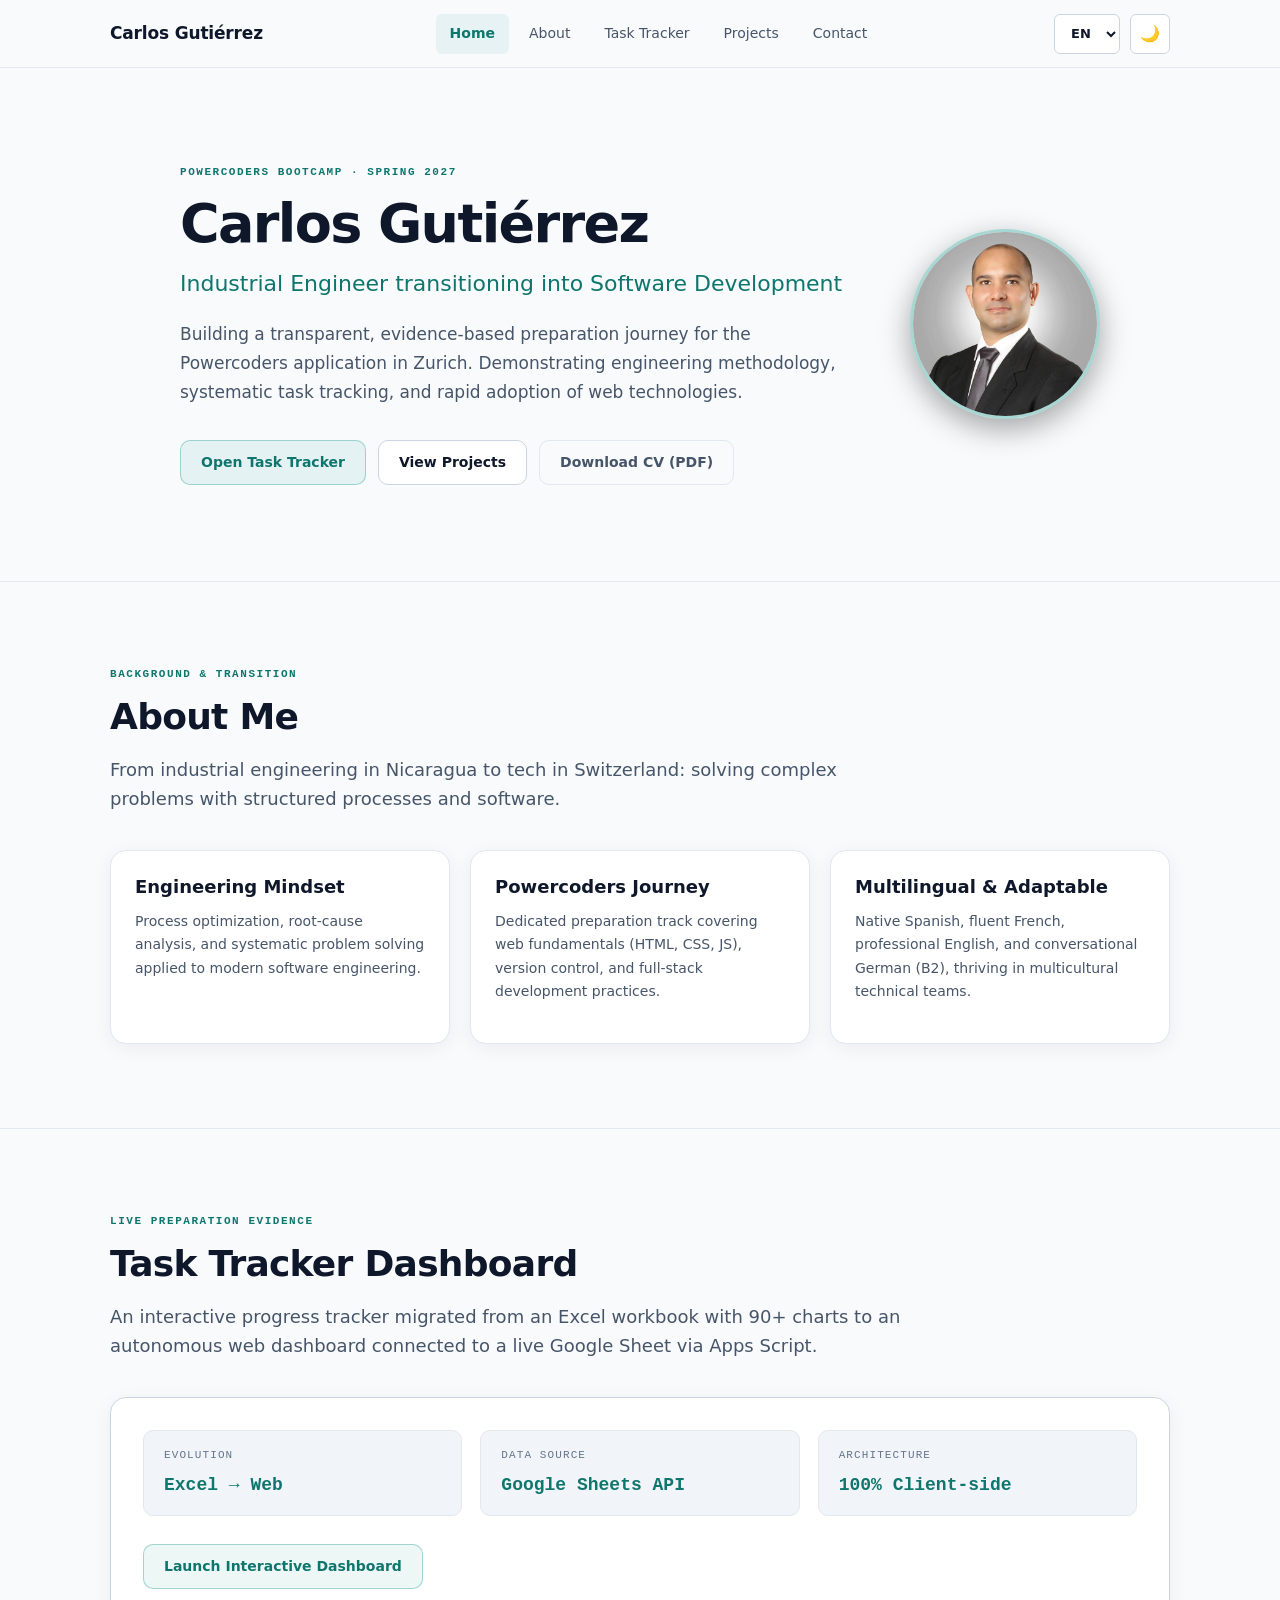
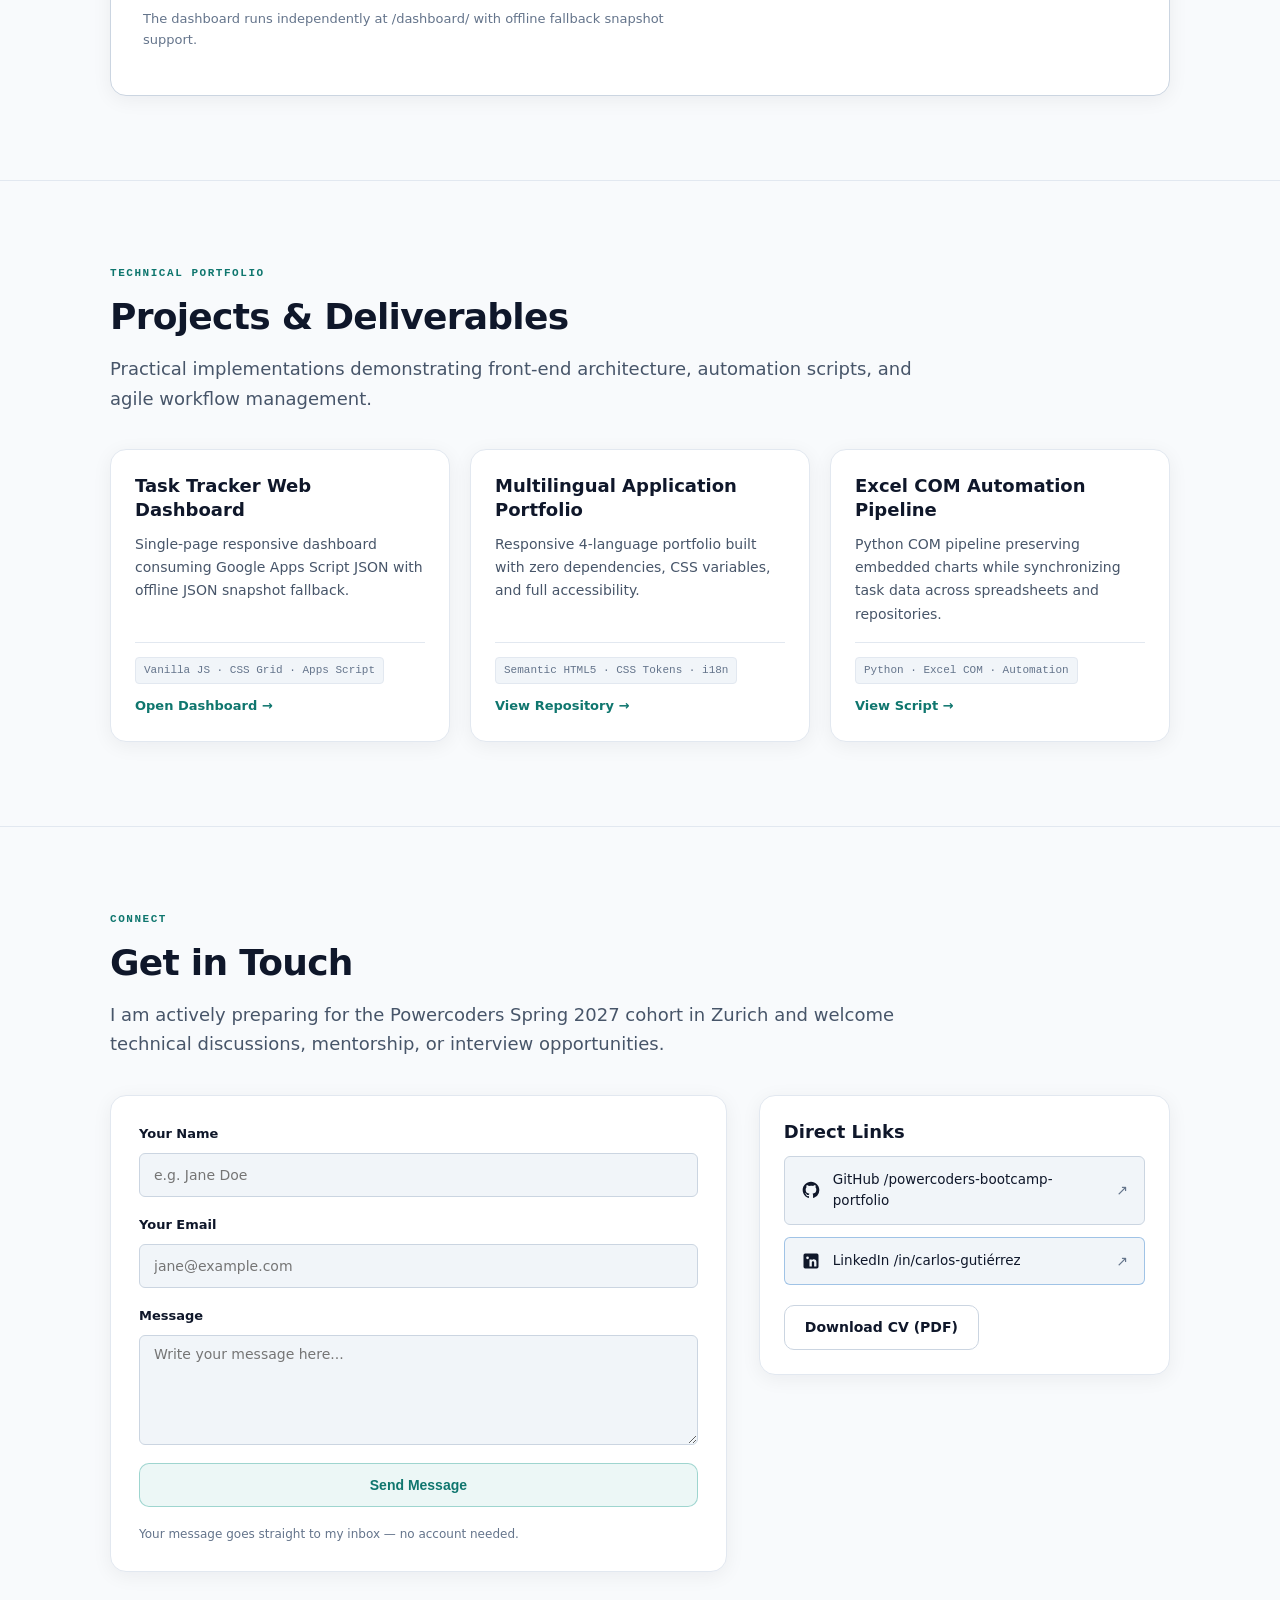
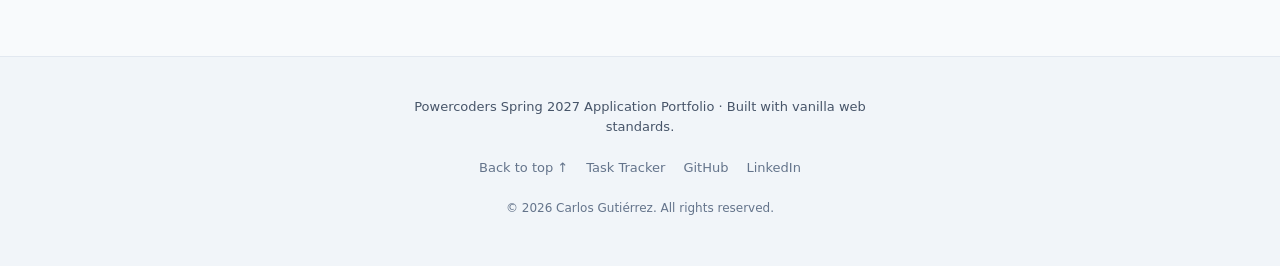
<file: web/index.html>
<!doctype html>
<html lang="en">
<head>
  <meta charset="utf-8">
  <meta name="viewport" content="width=device-width, initial-scale=1">
  <title>Carlos Gutiérrez — Powercoders Portfolio</title>
  <meta name="description" content="Portfolio and preparation evidence for Powercoders Bootcamp Spring 2027 by Carlos Gutiérrez.">

  <!-- Open Graph / LinkedIn -->
  <meta property="og:type" content="website">
  <meta property="og:url" content="https://carlosg-pc-roadmap-dashboard.netlify.app/">
  <meta property="og:site_name" content="Carlos Gutiérrez — Portfolio">
  <meta property="og:title" content="Carlos Gutiérrez - Portfolio & Task Tracker">
  <meta property="og:description" content="AI-assisted software development portfolio. Features an interactive task tracker migrated from Excel to the web.">
  <meta property="og:image" content="https://carlosg-pc-roadmap-dashboard.netlify.app/assets/img/dashboard_preview.jpg">
  <meta property="og:image:type" content="image/jpeg">
  <meta property="og:image:width" content="1200">
  <meta property="og:image:height" content="630">
  <meta property="og:image:alt" content="Task Tracker dashboard: progress rings per category and a calendar grid of planned work days.">

  <link rel="icon" href="data:,">
  <link rel="stylesheet" href="assets/css/styles.css">
  <script>
    (function () {
      try {
        var t = localStorage.getItem('pc-theme');
        var p = window.matchMedia('(prefers-color-scheme: light)').matches ? 'light' : 'dark';
        document.documentElement.setAttribute('data-theme', t || p);
      } catch (e) {}
    })();
  </script>
</head>
<body>
  <a href="#main" class="skip-link" data-i18n="nav.skip">Skip to content</a>

  <header class="site-header">
    <div class="wrap header-inner">
      <a href="#home" class="brand" data-i18n="nav.brand">Carlos Gutiérrez</a>

      <nav id="primary-nav" class="primary-nav" aria-label="Main navigation">
        <a href="#home" class="nav-link" data-i18n="nav.home">Home</a>
        <a href="#about" class="nav-link" data-i18n="nav.about">About</a>
        <a href="dashboard/index.html" class="nav-link" data-i18n="nav.dashboard">Task Tracker</a>
        <a href="#projects" class="nav-link" data-i18n="nav.projects">Projects</a>
        <a href="#contact" class="nav-link" data-i18n="nav.contact">Contact</a>
      </nav>

      <div class="header-actions">
        <select id="lang-select" class="lang-select" aria-label="Select language" data-i18n-aria-label="nav.lang_select">
          <option value="en">EN</option>
          <option value="es">ES</option>
          <option value="fr">FR</option>
          <option value="de">DE</option>
        </select>

        <button type="button" id="theme-toggle" class="btn-icon theme-toggle" aria-pressed="false" aria-label="Toggle dark/light theme" data-i18n-aria-label="nav.theme_toggle">
          <span class="icon-sun" aria-hidden="true">☀️</span>
          <span class="icon-moon" aria-hidden="true">🌙</span>
        </button>

        <button type="button" id="menu-toggle" class="btn-icon menu-toggle" aria-expanded="false" aria-controls="primary-nav" aria-label="Toggle navigation menu" data-i18n-aria-label="nav.menu_toggle">
          <span aria-hidden="true">☰</span>
        </button>
      </div>
    </div>
  </header>

  <main id="main">
    <!-- Section 1: Home / Hero -->
    <section id="home" class="section hero-section">
      <div class="wrap hero-wrap">
        <div class="hero-content">
          <div class="hero-text">
            <p class="eyebrow" data-i18n="hero.eyebrow">Powercoders Bootcamp · Spring 2027</p>
            <h1 class="hero-title" data-i18n="hero.title">Carlos Gutiérrez</h1>
            <p class="hero-sub" data-i18n="hero.subtitle">Industrial Engineer transitioning into Software Development</p>
            <p class="hero-lead" data-i18n="hero.lead">Building a transparent, evidence-based preparation journey for the Powercoders application in Zurich. Demonstrating engineering methodology, systematic task tracking, and rapid adoption of web technologies.</p>
            <div class="btn-group">
              <a href="dashboard/index.html" class="btn btn-primary" data-i18n="hero.cta_dashboard">Open Task Tracker</a>
              <a href="#projects" class="btn btn-secondary" data-i18n="hero.cta_projects">View Projects</a>
              <a href="assets/CV_Carlos_Gutierrez.pdf" download="CV_Carlos_Gutierrez.pdf" class="btn btn-outline" data-i18n="hero.cta_cv">Download CV (PDF)</a>
            </div>
          </div>
          <div class="hero-avatar-wrap">
            <img src="assets/img/foto_perfil.jpg" alt="Carlos Gutiérrez" class="hero-avatar" width="190" height="190">
          </div>
        </div>
      </div>
    </section>

    <!-- Section 2: About Me -->
    <section id="about" class="section about-section">
      <div class="wrap">
        <p class="eyebrow" data-i18n="about.eyebrow">Background & Transition</p>
        <h2 class="section-title" data-i18n="about.title">About Me</h2>
        <p class="section-lead" data-i18n="about.lead">From industrial engineering in Nicaragua to tech in Switzerland: solving complex problems with structured processes and software.</p>

        <div class="card-grid">
          <article class="card">
            <h3 class="card-title" data-i18n="about.card1_title">Engineering Mindset</h3>
            <p class="card-body" data-i18n="about.card1_body">Process optimization, root-cause analysis, and systematic problem solving applied to modern software engineering.</p>
          </article>
          <article class="card">
            <h3 class="card-title" data-i18n="about.card2_title">Powercoders Journey</h3>
            <p class="card-body" data-i18n="about.card2_body">Dedicated preparation track covering web fundamentals (HTML, CSS, JS), version control, and full-stack development practices.</p>
          </article>
          <article class="card">
            <h3 class="card-title" data-i18n="about.card3_title">Multilingual & Adaptable</h3>
            <p class="card-body" data-i18n="about.card3_body">Native Spanish, fluent French, professional English, and conversational German (B2), thriving in multicultural technical teams.</p>
          </article>
        </div>
      </div>
    </section>

    <!-- Section 3: Task Tracker Dashboard -->
    <section id="dashboard" class="section dashboard-section">
      <div class="wrap">
        <p class="eyebrow" data-i18n="dashboard.eyebrow">Live Preparation Evidence</p>
        <h2 class="section-title" data-i18n="dashboard.title">Task Tracker Dashboard</h2>
        <p class="section-lead" data-i18n="dashboard.lead">An interactive progress tracker migrated from an Excel workbook with 90+ charts to an autonomous web dashboard connected to a live Google Sheet via Apps Script.</p>

        <div class="dashboard-box">
          <div class="stats-grid">
            <div class="stat-item">
              <span class="stat-label" data-i18n="dashboard.stat1_label">Evolution</span>
              <span class="stat-value" data-i18n="dashboard.stat1_value">Excel → Web</span>
            </div>
            <div class="stat-item">
              <span class="stat-label" data-i18n="dashboard.stat2_label">Data Source</span>
              <span class="stat-value" data-i18n="dashboard.stat2_value">Google Sheets API</span>
            </div>
            <div class="stat-item">
              <span class="stat-label" data-i18n="dashboard.stat3_label">Architecture</span>
              <span class="stat-value" data-i18n="dashboard.stat3_value">100% Client-side</span>
            </div>
          </div>
          <div class="btn-group">
            <a href="dashboard/index.html" class="btn btn-primary" data-i18n="dashboard.cta">Launch Interactive Dashboard</a>
          </div>
          <p class="section-note" data-i18n="dashboard.note">The dashboard runs independently at /dashboard/ with offline fallback snapshot support.</p>
        </div>
      </div>
    </section>

    <!-- Section 4: Projects -->
    <section id="projects" class="section projects-section">
      <div class="wrap">
        <p class="eyebrow" data-i18n="projects.eyebrow">Technical Portfolio</p>
        <h2 class="section-title" data-i18n="projects.title">Projects & Deliverables</h2>
        <p class="section-lead" data-i18n="projects.lead">Practical implementations demonstrating front-end architecture, automation scripts, and agile workflow management.</p>

        <div class="card-grid">
          <article class="card">
            <h3 class="card-title" data-i18n="projects.item1_title">Task Tracker Web Dashboard</h3>
            <p class="card-body" data-i18n="projects.item1_desc">Single-page responsive dashboard consuming Google Apps Script JSON with offline JSON snapshot fallback.</p>
            <div class="card-footer">
              <span class="tag" data-i18n="projects.item1_tag">Vanilla JS · CSS Grid · Apps Script</span>
              <a href="dashboard/index.html" class="card-link" data-i18n="projects.view_dashboard">Open Dashboard →</a>
            </div>
          </article>
          <article class="card">
            <h3 class="card-title" data-i18n="projects.item2_title">Multilingual Application Portfolio</h3>
            <p class="card-body" data-i18n="projects.item2_desc">Responsive 4-language portfolio built with zero dependencies, CSS variables, and full accessibility.</p>
            <div class="card-footer">
              <span class="tag" data-i18n="projects.item2_tag">Semantic HTML5 · CSS Tokens · i18n</span>
              <a href="https://github.com/carlos-gutierrez-hub/powercoders-bootcamp-portfolio" class="card-link" target="_blank" rel="noopener noreferrer" data-i18n="projects.view_repo">View Repository →</a>
            </div>
          </article>
          <article class="card">
            <h3 class="card-title" data-i18n="projects.item3_title">Excel COM Automation Pipeline</h3>
            <p class="card-body" data-i18n="projects.item3_desc">Python COM pipeline preserving embedded charts while synchronizing task data across spreadsheets and repositories.</p>
            <div class="card-footer">
              <span class="tag" data-i18n="projects.item3_tag">Python · Excel COM · Automation</span>
              <a href="https://github.com/carlos-gutierrez-hub/powercoders-bootcamp-portfolio/blob/master/scripts/export_datos.py" class="card-link" target="_blank" rel="noopener noreferrer" data-i18n="projects.view_script">View Script →</a>
            </div>
          </article>
        </div>
      </div>
    </section>

    <!-- Section 5: Contact -->
    <section id="contact" class="section contact-section">
      <div class="wrap">
        <p class="eyebrow" data-i18n="contact.eyebrow">Connect</p>
        <h2 class="section-title" data-i18n="contact.title">Get in Touch</h2>
        <p class="section-lead" data-i18n="contact.lead">I am actively preparing for the Powercoders Spring 2027 cohort in Zurich and welcome technical discussions, mentorship, or interview opportunities.</p>

        <div class="contact-layout">
          <form name="contacto-portafolio" method="POST" data-netlify="true" netlify-honeypot="bot-field" class="contact-form">
            <input type="hidden" name="form-name" value="contacto-portafolio">
            <!-- Netlify honeypot: hidden from humans and from tab order, irresistible to bots.
                 Any submission where bot-field is filled is silently discarded as spam. -->
            <p class="hp-field" aria-hidden="true">
              <label for="bot-field">Leave this field empty</label>
              <input type="text" id="bot-field" name="bot-field" tabindex="-1" autocomplete="off">
            </p>
            <div class="form-group">
              <label for="contact-name" data-i18n="contact.name_label">Your Name</label>
              <input type="text" id="contact-name" name="nombre" class="form-input" data-i18n-placeholder="contact.name_placeholder" placeholder="e.g. Jane Doe" autocomplete="name" required>
            </div>

            <div class="form-group">
              <label for="contact-email" data-i18n="contact.email_label">Your Email</label>
              <input type="email" id="contact-email" name="email" class="form-input" data-i18n-placeholder="contact.email_placeholder" placeholder="jane@example.com" autocomplete="email" required>
            </div>

            <div class="form-group">
              <label for="contact-message" data-i18n="contact.message_label">Message</label>
              <textarea id="contact-message" name="mensaje" class="form-textarea" rows="4" data-i18n-placeholder="contact.message_placeholder" placeholder="Write your message here..." required></textarea>
            </div>

            <button type="submit" class="btn btn-primary" data-i18n="contact.submit">Send Message</button>
            <p class="form-note" data-i18n="contact.form_note">Your message goes straight to my inbox — no account needed.</p>
          </form>

          <aside class="contact-sidebar">
            <div class="card">
              <h3 class="card-title" data-i18n="contact.links_title">Direct Links</h3>
              <ul class="direct-links">
                <li class="direct-link-item">
                  <a href="https://github.com/carlos-gutierrez-hub/powercoders-bootcamp-portfolio" target="_blank" rel="noopener noreferrer" class="social-link github-link">
                    <svg class="social-icon" width="20" height="20" viewBox="0 0 24 24" fill="currentColor" aria-hidden="true">
                      <path fill-rule="evenodd" clip-rule="evenodd" d="M12 2C6.477 2 2 6.484 2 12.017c0 4.425 2.865 8.18 6.839 9.504.5.092.682-.217.682-.483 0-.237-.008-.868-.013-1.703-2.782.605-3.369-1.343-3.369-1.343-.454-1.158-1.11-1.466-1.11-1.466-.908-.62.069-.608.069-.608 1.003.07 1.53 1.032 1.53 1.032.892 1.53 2.341 1.088 2.91.832.092-.647.35-1.088.636-1.338-2.22-.253-4.555-1.113-4.555-4.951 0-1.093.39-1.988 1.029-2.688-.103-.253-.446-1.272.098-2.65 0 0 .84-.27 2.75 1.026A9.564 9.564 0 0112 6.844c.85.004 1.705.115 2.504.337 1.909-1.296 2.747-1.027 2.747-1.027.546 1.379.202 2.398.1 2.651.64.7 1.028 1.595 1.028 2.688 0 3.848-2.339 4.695-4.566 4.943.359.309.678.92.678 1.855 0 1.338-.012 2.419-.012 2.747 0 .268.18.58.688.482A10.019 10.019 0 0022 12.017C22 6.484 17.522 2 12 2z"/>
                    </svg>
                    <span class="social-text">GitHub /powercoders-bootcamp-portfolio</span>
                    <span class="link-arrow" aria-hidden="true">↗</span>
                  </a>
                </li>
                <li class="direct-link-item">
                  <a href="https://www.linkedin.com/in/carlos-guti%C3%A9rrez-9200681b7/" target="_blank" rel="noopener noreferrer" class="social-link linkedin-link">
                    <svg class="social-icon" width="20" height="20" viewBox="0 0 24 24" fill="currentColor" aria-hidden="true">
                      <path d="M19 3a2 2 0 0 1 2 2v14a2 2 0 0 1-2 2H5a2 2 0 0 1-2-2V5a2 2 0 0 1 2-2h14m-.5 15.5v-5.3a3.26 3.26 0 0 0-3.26-3.26c-.85 0-1.84.52-2.28 1.3v-1.11h-2.79v8.37h2.79v-4.93c0-.77.62-1.4 1.39-1.4a1.4 1.4 0 0 1 1.4 1.4v4.93h2.75M6.46 10.9h2.79v8.37H6.46v-8.37M7.86 6.55a1.62 1.62 0 1 0 0 3.24 1.62 1.62 0 0 0 0-3.24z"/>
                    </svg>
                    <span class="social-text">LinkedIn /in/carlos-gutiérrez</span>
                    <span class="link-arrow" aria-hidden="true">↗</span>
                  </a>
                </li>
              </ul>
              <div class="btn-group">
                <a href="assets/CV_Carlos_Gutierrez.pdf" download="CV_Carlos_Gutierrez.pdf" class="btn btn-secondary" data-i18n="contact.cv_download">Download CV (PDF)</a>
              </div>
            </div>
          </aside>
        </div>
      </div>
    </section>
  </main>

  <footer class="site-footer">
    <div class="wrap footer-inner">
      <p class="footer-tagline" data-i18n="footer.tagline">Powercoders Spring 2027 Application Portfolio · Built with vanilla web standards.</p>
      <nav class="footer-nav" aria-label="Footer links">
        <a href="#home" data-i18n="footer.back_to_top">Back to top ↑</a>
        <a href="dashboard/" data-i18n="nav.dashboard">Task Tracker</a>
        <a href="https://github.com/carlos-gutierrez-hub/powercoders-bootcamp-portfolio" target="_blank" rel="noopener noreferrer" data-i18n="footer.github">GitHub</a>
        <a href="https://www.linkedin.com/in/carlos-guti%C3%A9rrez-9200681b7/" target="_blank" rel="noopener noreferrer" data-i18n="footer.linkedin">LinkedIn</a>
      </nav>
      <p class="footer-rights" data-i18n="footer.rights">© 2026 Carlos Gutiérrez. All rights reserved.</p>
    </div>
  </footer>

  <script src="assets/js/i18n.js"></script>
  <script src="assets/js/app.js"></script>
</body>
</html>
</file>
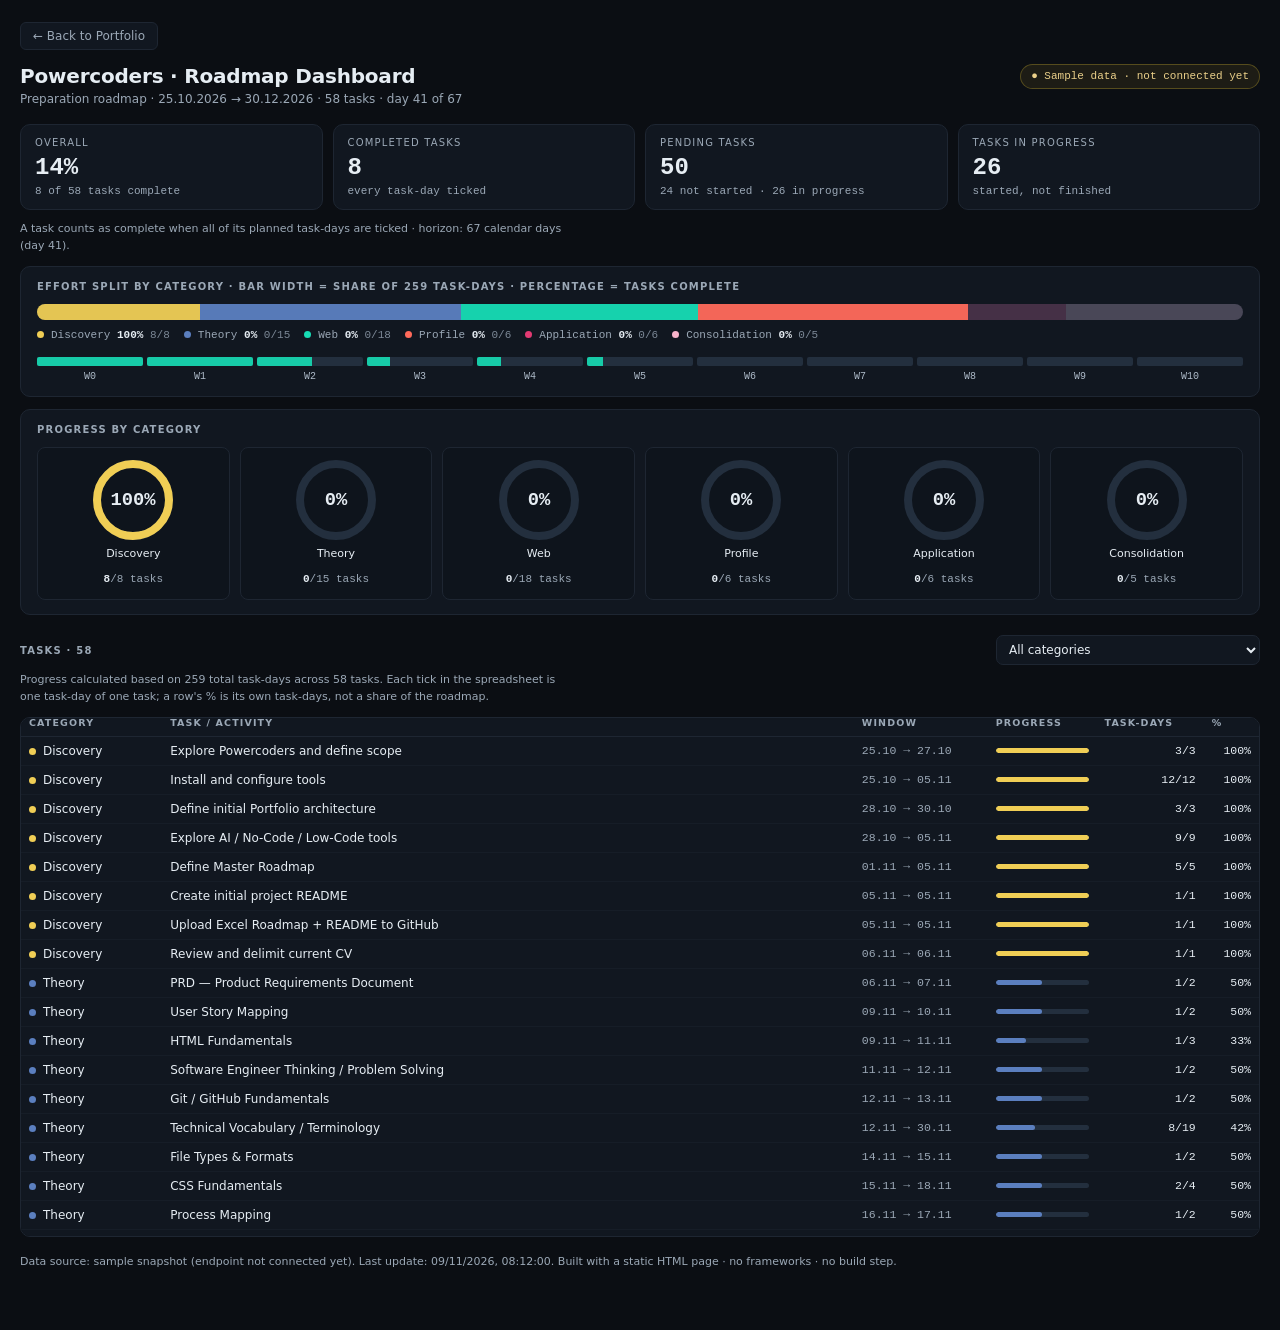
<file: web/dashboard/index.html>
<!doctype html>
<html lang="en">
<head>
<meta charset="utf-8">
<meta name="viewport" content="width=device-width, initial-scale=1">
<meta name="description" content="Powercoders Spring 2027 preparation roadmap — progress dashboard built from a Google Sheet via Apps Script JSON.">
<title>Roadmap Dashboard · Powercoders Spring 2027</title>
<style>
  :root{
    --bg:#0B0E13; --surface:#111720; --surface-2:#0E141C; --line:#1E2632;
    --txt:#E6EDF3; --muted:#9BA8B6; --dim:#7C8896;
    --grid:#232F3E;
    --sans:system-ui,-apple-system,"Segoe UI",Roboto,sans-serif;
    --mono:ui-monospace,"SF Mono",Menlo,Consolas,"Liberation Mono",monospace;
    --r:10px;
  }
  *{box-sizing:border-box}
  html,body{margin:0;background:var(--bg);color:var(--txt);font-family:var(--sans)}
  body{padding:22px 20px 48px}
  .wrap{max-width:1240px}
  .top{display:flex;justify-content:space-between;align-items:flex-start;gap:16px;flex-wrap:wrap;margin-bottom:18px}
  h1{font-size:20px;margin:0;font-weight:600;letter-spacing:-.01em}
  .sub{color:var(--muted);font-size:12px;margin-top:4px}
  .badge{font:11px/1 var(--mono);border-radius:99px;padding:6px 10px;white-space:nowrap;display:inline-flex;align-items:center;gap:6px}
  .badge.live{color:#9FE3C8;background:rgba(3,206,164,.08);border:1px solid rgba(3,206,164,.28)}
  .badge.sample{color:#EBD08A;background:rgba(234,196,53,.08);border:1px solid rgba(234,196,53,.28)}
  .badge.cached{color:#F3B7A6;background:rgba(251,77,61,.08);border:1px solid rgba(251,77,61,.3)}
  .card{background:var(--surface);border:1px solid var(--line);border-radius:var(--r)}
  .panel{padding:14px 16px}
  .panel h3,.band h3{margin:0 0 12px;font-size:10px;letter-spacing:.12em;text-transform:uppercase;color:var(--muted);font-weight:600}
  .kpis{display:grid;grid-template-columns:repeat(4,1fr);gap:10px;margin-bottom:12px}
  .kpi{padding:12px 14px}
  .kpi .lab{font-size:10px;letter-spacing:.12em;text-transform:uppercase;color:var(--muted)}
  .kpi .val{font:600 24px/1.15 var(--mono);margin-top:6px}
  .kpi .delta{font:11px/1 var(--mono);color:var(--muted);margin-top:4px}
  .kpi .of{font-size:13px;color:var(--muted);font-weight:400;margin-left:4px}
  .note{margin:-2px 0 12px;font-size:11px;line-height:1.55;color:var(--muted);max-width:78ch}
  .band{padding:14px 16px}
  .stack{display:flex;height:16px;border-radius:99px;overflow:hidden;background:var(--grid)}
  .stack i{display:block;height:100%}
  .legend{display:flex;flex-wrap:wrap;gap:14px;margin-top:10px;font:11px/1 var(--mono);color:var(--muted)}
  .legend b{color:var(--txt);font-weight:600}
  .legend .lite{color:var(--dim)}
  .dot{display:inline-block;width:7px;height:7px;border-radius:99px;margin-right:7px;vertical-align:middle}
  .stripe{display:grid;grid-template-columns:repeat(11,1fr);gap:4px;margin-top:16px}
  .stripe i{height:9px;border-radius:2px;background:var(--grid);position:relative;overflow:hidden}
  .stripe i b{position:absolute;left:0;top:0;bottom:0;background:#17DCB4;opacity:.9}
  .wklabels{display:grid;grid-template-columns:repeat(11,1fr);gap:4px;margin-top:6px;
    font:10px/1 var(--mono);color:#AEBBC9;text-align:center}
  .cats{display:grid;grid-template-columns:repeat(6,1fr);gap:10px}
  .cat{background:var(--surface-2);border:1px solid var(--line);border-radius:8px;padding:12px 10px;text-align:center}
  .cat .nm{font-size:11px;height:28px;display:flex;align-items:center;justify-content:center;line-height:1.25}
  .cat .nums{font:11px/1.4 var(--mono);color:var(--muted);margin-top:4px}
  .cat .nums b{color:var(--txt);font-weight:600}
  svg.ring{display:block;margin:0 auto}
  .toolbar{display:flex;justify-content:space-between;align-items:center;gap:12px;flex-wrap:wrap;margin:20px 0 8px}
  select{background:var(--surface);color:var(--txt);border:1px solid var(--line);border-radius:7px;
    padding:6px 8px;font:12px var(--sans)}
  table{width:100%;border-collapse:collapse;font-size:12px}
  th{text-align:left;font:600 9.5px/1 var(--sans);letter-spacing:.12em;text-transform:uppercase;
    color:var(--muted);padding:0 8px 8px;border-bottom:1px solid var(--line);position:sticky;top:0;background:var(--surface)}
  td{padding:7px 8px;border-bottom:1px solid #161D27;vertical-align:middle}
  tr:last-child td{border-bottom:0}
  .mono{font-family:var(--mono);font-size:11.5px;color:var(--muted);white-space:nowrap}
  .bar{height:5px;background:var(--grid);border-radius:99px;overflow:hidden;min-width:70px}
  .bar span{display:block;height:100%;border-radius:99px}
  .pct{font-family:var(--mono);font-size:11.5px;text-align:right;white-space:nowrap}
  .scroll{max-height:520px;overflow:auto}
  .foot{margin-top:16px;color:var(--muted);font-size:11px;line-height:1.6}
  .foot a{color:var(--muted)}
  .err{padding:12px 14px;border:1px solid rgba(251,77,61,.4);background:rgba(251,77,61,.08);
    border-radius:8px;color:#F3B7A6;font-size:12px;margin-bottom:12px}
  @media (max-width:1000px){
    .kpis{grid-template-columns:repeat(2,1fr)}
    .cats{grid-template-columns:repeat(3,1fr)}
  }
  @media (max-width:640px){
    body{padding:16px 12px 32px}
    .cats{grid-template-columns:repeat(2,1fr)}
    .kpis{grid-template-columns:repeat(2,1fr)}
    .scroll{max-height:none}
    table{font-size:11px}
    th:nth-child(3),td:nth-child(3){display:none}
  }
  .nav-back{margin-bottom:14px}
  .back-btn{display:inline-flex;align-items:center;gap:6px;font:500 12px/1 var(--sans);color:var(--muted);background:var(--surface);border:1px solid var(--line);border-radius:6px;padding:7px 12px;text-decoration:none;transition:color .15s ease,border-color .15s ease,background .15s ease,transform .15s ease}
  .back-btn:hover{color:var(--txt);border-color:#2C3A4C;background:var(--surface-2);transform:translateX(-2px);text-decoration:none}
  .back-btn:focus-visible{outline:2px solid #03CEA4;outline-offset:2px}
</style>
</head>
<body>
<div class="wrap">
  <div class="nav-back">
    <a href="../index.html" class="back-btn">← Back to Portfolio</a>
  </div>
  <div id="app">
    <p class="sub">Loading roadmap…</p>
  </div>
</div>

<script>
/* ------------------------------------------------------------------
   Data source.
   Step 1 (now): the cached snapshot committed next to this page.
   Step 2: set ENDPOINT to the Apps Script web app URL and the page
   asks Google for the live JSON first, falling back to the snapshot.
   ------------------------------------------------------------------ */
const ENDPOINT = "https://script.google.com/macros/s/AKfycbyUwaTaMs9FA2_Uxf-tedmAq-PX54Q1xfGO8Nc5VKfSEZCTUC6m9luHq60Ki4son9Xn-g/exec";
const SNAPSHOT = "data/datos.json";

const pct = (a, b) => (b ? Math.round((100 * a) / b) : 0);
const esc = s => String(s).replace(/[&<>"]/g, c => ({ "&": "&amp;", "<": "&lt;", ">": "&gt;", '"': "&quot;" }[c]));
const dmy = iso => { const [y, m, d] = iso.split("-"); return `${d}.${m}`; };

function ring(color, value, size = 80, stroke = 8) {
  const r = (size - stroke) / 2, c = 2 * Math.PI * r, off = c * (1 - value / 100);
  return `<svg class="ring" width="${size}" height="${size}" viewBox="0 0 ${size} ${size}"
      role="img" aria-label="${value}% complete">
    <circle cx="${size / 2}" cy="${size / 2}" r="${r}" fill="none" stroke="#232F3E" stroke-width="${stroke}"/>
    <circle cx="${size / 2}" cy="${size / 2}" r="${r}" fill="none" stroke="${color}" stroke-width="${stroke}"
      stroke-dasharray="${c}" stroke-dashoffset="${off}" stroke-linecap="butt"
      transform="rotate(-90 ${size / 2} ${size / 2})"/>
    <text x="50%" y="50%" text-anchor="middle" dominant-baseline="central"
      font-family="ui-monospace,monospace" font-size="${size * 0.235}" font-weight="600"
      fill="#E6EDF3">${value}%</text>
  </svg>`;
}

function jsonp(url, timeout = 6000) {
  return new Promise(resolve => {
    const s = document.createElement("script");
    const t = setTimeout(() => resolve(null), timeout);
    window.__roadmap = data => { clearTimeout(t); resolve(data); };
    s.src = url + (url.includes("?") ? "&" : "?") + "prefix=__roadmap&_=" + Date.now();
    s.onerror = () => { clearTimeout(t); resolve(null); };
    document.head.appendChild(s);
  });
}

async function loadData() {
  if (ENDPOINT) {
    const live = await jsonp(ENDPOINT);
    if (live && live.categories) return { ...live, source: "live" };
  }
  const r = await fetch(SNAPSHOT, { cache: "no-store" });
  if (!r.ok) throw new Error("snapshot " + r.status);
  const snap = await r.json();
  return { ...snap, source: snap.source === "sample" ? "sample" : "cached" };
}

function badge(src, updated) {
  const when = updated ? new Date(updated).toLocaleString("en-GB", { day: "2-digit", month: "short", hour: "2-digit", minute: "2-digit" }) : "";
  if (src === "live") return `<span class="badge live">● Live · ${when}</span>`;
  if (src === "sample") return `<span class="badge sample">● Sample data · not connected yet</span>`;
  return `<span class="badge cached">● Cached · ${when}</span>`;
}

function render(d) {
  const total = d.overall.planned, done = d.overall.checked, overall = pct(done, total);
  const weeks = d.weeks || [];
  const rows = [];
  d.categories.forEach(c => c.tasks.forEach(t => rows.push({ c, t })));

  // The top of the page counts TASKS (what a recruiter reads); the table below
  // keeps task-days (what the spreadsheet measures). Tasks overlap, so task-days
  // add up to more than the calendar horizon — never show them as "days left".
  const tasksComplete   = rows.filter(r => r.t.planned > 0 && r.t.checked >= r.t.planned).length;
  const tasksInProgress = rows.filter(r => r.t.checked > 0 && r.t.checked < r.t.planned).length;
  const tasksPending    = rows.length - tasksComplete;
  const tasksNotStarted = tasksPending - tasksInProgress;
  const overallTasks    = pct(tasksComplete, rows.length);
  const catStats = d.categories.map(c => {
    const n = c.tasks.length;
    const done = c.tasks.filter(t => t.planned > 0 && t.checked >= t.planned).length;
    return { c, n, done, pctTasks: pct(done, n) };
  });
  const iso2 = s => Date.UTC(+s.slice(0, 4), +s.slice(5, 7) - 1, +s.slice(8, 10));
  const calendarDays = Math.round((iso2(d.horizon.end) - iso2(d.horizon.start)) / 86400000) + 1;
  const now = new Date();
  const dayOfHorizon = Math.min(calendarDays, Math.max(1,
    Math.round((Date.UTC(now.getFullYear(), now.getMonth(), now.getDate()) - iso2(d.horizon.start)) / 86400000) + 1));

  const html = `
  <div class="top">
    <div>
      <h1>Powercoders · Roadmap Dashboard</h1>
      <div class="sub">Preparation roadmap · ${d.horizon.start.split("-").reverse().join(".")} → ${d.horizon.end.split("-").reverse().join(".")} · ${rows.length} tasks · day ${dayOfHorizon} of ${calendarDays}</div>
    </div>
    ${badge(d.source, d.updated)}
  </div>

  <div class="kpis">
    <div class="card kpi"><div class="lab">Overall</div><div class="val">${overallTasks}%</div>
      <div class="delta">${tasksComplete} of ${rows.length} tasks complete</div></div>
    <div class="card kpi"><div class="lab">Completed tasks</div><div class="val">${tasksComplete}</div>
      <div class="delta">every task-day ticked</div></div>
    <div class="card kpi"><div class="lab">Pending tasks</div><div class="val">${tasksPending}</div>
      <div class="delta">${tasksNotStarted} not started · ${tasksInProgress} in progress</div></div>
    <div class="card kpi"><div class="lab">Tasks in progress</div><div class="val">${tasksInProgress}</div>
      <div class="delta">started, not finished</div></div>
  </div>
  <p class="note">A task counts as complete when all of its planned task-days are ticked · horizon: ${calendarDays} calendar days (day ${dayOfHorizon}).</p>

  <div class="card band" style="margin-bottom:12px">
    <h3>Effort split by category · bar width = share of ${total} task-days · percentage = tasks complete</h3>
    <div class="stack">${catStats.map(({ c }) => `
      <i title="${esc(c.name)}: ${c.planned} task-days"
         style="width:${(c.planned / total) * 100}%;background:${c.chart};opacity:${c.checked ? .95 : .18}"></i>`).join("")}
    </div>
    <div class="legend">${catStats.map(({ c, n, done: cd, pctTasks }) => `
      <span><span class="dot" style="background:${c.chart}"></span>${esc(c.short)} <b>${pctTasks}%</b><span class="lite"> ${cd}/${n}</span></span>`).join("")}
    </div>
    <div class="stripe">${weeks.map(w => `<i title="${w.label}: ${w.checked}/${w.planned} task-days"><b style="width:${w.planned ? (w.checked / w.planned) * 100 : 0}%"></b></i>`).join("")}</div>
    <div class="wklabels">${weeks.map(w => `<div>${w.label}</div>`).join("")}</div>
  </div>

  <div class="card panel" style="margin-bottom:4px">
    <h3>Progress by category</h3>
    <div class="cats">${catStats.map(({ c, n, done: cd, pctTasks }) => `
      <div class="cat">
        ${ring(c.chart, pctTasks)}
        <div class="nm">${esc(c.short)}</div>
        <div class="nums"><b>${cd}</b>/${n} tasks</div>
      </div>`).join("")}
    </div>
  </div>

  <div class="toolbar">
    <h3 style="margin:0;font-size:10px;letter-spacing:.12em;text-transform:uppercase;color:var(--muted)">
      Tasks · ${rows.length}</h3>
    <select id="filter" aria-label="Filter by category">
      <option value="">All categories</option>
      ${d.categories.map(c => `<option value="${c.id}">${esc(c.name)}</option>`).join("")}
    </select>
  </div>

  <p class="note">Progress calculated based on ${total} total task-days across ${rows.length} tasks. Each tick in the spreadsheet is one task-day of one task; a row's % is its own task-days, not a share of the roadmap.</p>

  <div class="card scroll">
    <table>
      <thead><tr>
        <th>Category</th><th>Task / Activity</th><th>Window</th><th>Progress</th><th title="Task-days worked / planned for this task (one tick per day in the spreadsheet)">Task-days</th><th>%</th>
      </tr></thead>
      <tbody id="tbody">
        ${rows.map(({ c, t }) => {
          const p = pct(t.checked, t.planned);
          return `<tr data-cat="${c.id}">
            <td style="white-space:nowrap"><span class="dot" style="background:${c.chart}"></span>${esc(c.short)}</td>
            <td>${esc(t.name)}</td>
            <td class="mono">${dmy(t.start)} → ${dmy(t.end)}</td>
            <td><div class="bar"><span style="width:${p}%;background:${c.chart}"></span></div></td>
            <td class="pct">${t.checked}/${t.planned}</td>
            <td class="pct">${p}%</td>
          </tr>`;
        }).join("")}
      </tbody>
    </table>
  </div>

  <p class="foot">
    Data source: ${d.source === "live" ? "Google Sheet via Apps Script (live)" : d.source === "sample" ? "sample snapshot (endpoint not connected yet)" : "committed snapshot"}.
    Last update: ${d.updated ? new Date(d.updated).toLocaleString("en-GB") : "—"}.
    Built with a static HTML page · no frameworks · no build step.
  </p>`;

  const app = document.getElementById("app");
  app.innerHTML = html;

  const sel = document.getElementById("filter");
  sel.addEventListener("change", () => {
    const v = sel.value;
    document.querySelectorAll("#tbody tr").forEach(tr => {
      tr.style.display = !v || tr.dataset.cat === v ? "" : "none";
    });
  });
}

loadData()
  .then(render)
  .catch(err => {
    document.getElementById("app").innerHTML =
      `<div class="err"><strong>Could not load the roadmap data.</strong><br>
       ${esc(err.message)} — if you opened the file directly, serve it over HTTP
       (<code>python -m http.server</code>) so the browser can fetch <code>data/datos.json</code>.</div>`;
  });
</script>
</body>
</html>
</file>
<file: web/assets/css/styles.css>
/**
 * styles.css - Design Tokens, Layout, and Components
 * Powercoders Bootcamp (Spring 2027) - Carlos Gutiérrez Portfolio
 * Plain CSS with Custom Properties, Light/Dark theme, Fully Responsive & Accessible
 */

/* ------------------------------------------------------------------
   1. Design Tokens (CSS Custom Properties)
   ------------------------------------------------------------------ */
:root {
  /* Dark Theme (Default) */
  --bg: #0B0E13;
  --bg-subtle: #0E141C;
  --surface: #111720;
  --surface-hover: #17202C;
  --line: #1E2632;
  --line-strong: #2B3747;
  --txt: #E6EDF3;
  --txt-muted: #9BA8B6;
  --txt-dim: #7C8896;

  --accent: #03CEA4;
  --accent-hover: #17DCB4;
  --accent-text: #9FE3C8;
  --accent-dim: rgba(3, 206, 164, 0.08);
  --accent-border: rgba(3, 206, 164, 0.32);

  --card-shadow: 0 4px 24px rgba(0, 0, 0, 0.4);
  --header-bg: rgba(11, 14, 19, 0.88);

  --sans: system-ui, -apple-system, "Segoe UI", Roboto, sans-serif;
  --mono: ui-monospace, "SF Mono", Menlo, Consolas, "Liberation Mono", monospace;

  --r-sm: 6px;
  --r: 10px;
  --r-lg: 16px;
  --max-w: 1100px;
  --header-h: 68px;
  --transition: 0.18s ease;
}

[data-theme="light"] {
  --bg: #F8FAFC;
  --bg-subtle: #F1F5F9;
  --surface: #FFFFFF;
  --surface-hover: #F8FAFC;
  --line: #E2E8F0;
  --line-strong: #CBD5E1;
  --txt: #0F172A;
  --txt-muted: #475569;
  --txt-dim: #64748B;

  --accent: #0D9488;
  --accent-hover: #0F766E;
  --accent-text: #0F766E;
  --accent-dim: rgba(13, 148, 136, 0.08);
  --accent-border: rgba(13, 148, 136, 0.35);

  --card-shadow: 0 4px 20px rgba(15, 23, 42, 0.06);
  --header-bg: rgba(248, 250, 252, 0.9);
}

/* ------------------------------------------------------------------
   2. Reset & Base Elements
   ------------------------------------------------------------------ */
*,
*::before,
*::after {
  box-sizing: border-box;
}

html {
  scroll-behavior: smooth;
  scroll-padding-top: calc(var(--header-h) + 20px);
  font-size: 16px;
}

body {
  margin: 0;
  padding: 0;
  background-color: var(--bg);
  color: var(--txt);
  font-family: var(--sans);
  line-height: 1.6;
  overflow-x: hidden;
  -webkit-font-smoothing: antialiased;
  -moz-osx-font-smoothing: grayscale;
  transition: background-color var(--transition), color var(--transition);
}

img,
svg {
  display: block;
  max-width: 100%;
}

a {
  color: var(--accent-text);
  text-decoration: none;
  transition: color var(--transition);
}

a:hover {
  text-decoration: underline;
}

/* Skip link for keyboard users */
.skip-link {
  position: absolute;
  top: -999px;
  left: 16px;
  background: var(--accent);
  color: #0B0E13;
  padding: 12px 18px;
  border-radius: var(--r-sm);
  z-index: 1000;
  font-weight: 600;
  text-decoration: none;
}

.skip-link:focus {
  top: 16px;
}

:focus-visible {
  outline: 2px solid var(--accent);
  outline-offset: 3px;
}

/* ------------------------------------------------------------------
   3. Layout Containers & Grid
   ------------------------------------------------------------------ */
.wrap {
  width: 100%;
  max-width: var(--max-w);
  margin-left: auto;
  margin-right: auto;
  padding-left: 20px;
  padding-right: 20px;
}

.section {
  padding-top: 84px;
  padding-bottom: 84px;
  border-bottom: 1px solid var(--line);
}

.section:last-of-type {
  border-bottom: none;
}

.eyebrow {
  font-family: var(--mono);
  font-size: 11px;
  letter-spacing: 0.14em;
  text-transform: uppercase;
  color: var(--accent-text);
  margin: 0 0 12px 0;
  font-weight: 600;
}

.section-title {
  font-size: clamp(26px, 4vw, 36px);
  line-height: 1.2;
  letter-spacing: -0.02em;
  font-weight: 700;
  margin: 0 0 16px 0;
  color: var(--txt);
}

.section-lead {
  font-size: clamp(16px, 2vw, 18px);
  line-height: 1.65;
  color: var(--txt-muted);
  max-width: 70ch;
  margin: 0 0 36px 0;
}

.section-note {
  font-size: 13px;
  color: var(--txt-dim);
  margin-top: 20px;
  max-width: 65ch;
}

/* ------------------------------------------------------------------
   4. Header & Navigation
   ------------------------------------------------------------------ */
.site-header {
  position: sticky;
  top: 0;
  z-index: 99;
  background-color: var(--header-bg);
  backdrop-filter: blur(10px);
  -webkit-backdrop-filter: blur(10px);
  border-bottom: 1px solid var(--line);
  height: var(--header-h);
}

.header-inner {
  display: flex;
  align-items: center;
  justify-content: space-between;
  height: 100%;
  gap: 16px;
}

.brand {
  font-weight: 700;
  font-size: 17px;
  letter-spacing: -0.01em;
  color: var(--txt);
  white-space: nowrap;
  display: inline-flex;
  align-items: center;
  min-height: 40px;
}

.brand:hover {
  text-decoration: none;
  color: var(--accent-text);
}

.primary-nav {
  display: flex;
  align-items: center;
  gap: 6px;
}

.nav-link {
  font-size: 14px;
  font-weight: 500;
  color: var(--txt-muted);
  padding: 8px 14px;
  border-radius: var(--r-sm);
  min-height: 40px;
  display: inline-flex;
  align-items: center;
  transition: color var(--transition), background-color var(--transition);
}

.nav-link:hover {
  color: var(--txt);
  background-color: var(--surface-hover);
  text-decoration: none;
}

.nav-link.active {
  color: var(--accent-text);
  background-color: var(--accent-dim);
  font-weight: 600;
}

.header-actions {
  display: flex;
  align-items: center;
  gap: 10px;
}

/* Form Controls & Toggles */
.lang-select {
  background-color: var(--surface);
  color: var(--txt);
  border: 1px solid var(--line-strong);
  border-radius: var(--r-sm);
  padding: 0 12px;
  font-family: var(--sans);
  font-size: 13px;
  font-weight: 600;
  min-height: 40px;
  cursor: pointer;
  outline: none;
  transition: border-color var(--transition);
}

.lang-select:hover {
  border-color: var(--accent);
}

.btn-icon {
  background-color: var(--surface);
  color: var(--txt);
  border: 1px solid var(--line-strong);
  border-radius: var(--r-sm);
  width: 40px;
  height: 40px;
  min-width: 40px;
  min-height: 40px;
  display: inline-flex;
  align-items: center;
  justify-content: center;
  cursor: pointer;
  padding: 0;
  transition: border-color var(--transition), background-color var(--transition);
}

.btn-icon:hover {
  border-color: var(--accent);
  background-color: var(--surface-hover);
}

.theme-toggle .icon-sun,
.theme-toggle .icon-moon {
  font-size: 16px;
  line-height: 1;
}

[data-theme="dark"] .theme-toggle .icon-sun {
  display: inline-block;
}
[data-theme="dark"] .theme-toggle .icon-moon {
  display: none;
}

[data-theme="light"] .theme-toggle .icon-sun {
  display: none;
}
[data-theme="light"] .theme-toggle .icon-moon {
  display: inline-block;
}

.menu-toggle {
  display: none;
  font-size: 18px;
  font-weight: bold;
}

/* ------------------------------------------------------------------
   5. Buttons & Badges
   ------------------------------------------------------------------ */
.btn-group {
  display: flex;
  flex-wrap: wrap;
  gap: 12px;
  align-items: center;
}

.btn {
  display: inline-flex;
  align-items: center;
  justify-content: center;
  padding: 10px 20px;
  min-height: 44px;
  border-radius: var(--r);
  font-size: 14px;
  font-weight: 600;
  text-decoration: none;
  cursor: pointer;
  border: 1px solid transparent;
  transition: background-color var(--transition), border-color var(--transition), transform var(--transition);
  text-align: center;
  white-space: nowrap;
}

.btn:hover {
  text-decoration: none;
  transform: translateY(-1px);
}

.btn-primary {
  background-color: var(--accent-dim);
  border-color: var(--accent-border);
  color: var(--accent-text);
}

.btn-primary:hover {
  background-color: var(--accent);
  color: #0B0E13;
  border-color: var(--accent);
}

.btn-secondary {
  background-color: var(--surface);
  border-color: var(--line-strong);
  color: var(--txt);
}

.btn-secondary:hover {
  background-color: var(--surface-hover);
  border-color: var(--line-strong);
}

.btn-outline {
  background-color: transparent;
  border-color: var(--line);
  color: var(--txt-muted);
}

.btn-outline:hover {
  border-color: var(--line-strong);
  color: var(--txt);
}

.tag {
  display: inline-block;
  font-family: var(--mono);
  font-size: 11px;
  padding: 4px 8px;
  border-radius: 4px;
  background-color: var(--bg-subtle);
  border: 1px solid var(--line);
  color: var(--txt-dim);
}

/* ------------------------------------------------------------------
   6. Section 1: Hero (#home)
   ------------------------------------------------------------------ */
.hero-section {
  padding-top: 96px;
  padding-bottom: 96px;
}

.hero-wrap {
  max-width: 960px;
}

.hero-content {
  display: flex;
  align-items: center;
  justify-content: space-between;
  gap: 48px;
}

.hero-text {
  flex: 1;
}

.hero-avatar-wrap {
  flex-shrink: 0;
  display: flex;
  align-items: center;
  justify-content: center;
}

.hero-avatar {
  width: 190px;
  height: 190px;
  border-radius: 50%;
  object-fit: cover;
  border: 3px solid var(--accent-border);
  box-shadow: 0 10px 30px rgba(0, 0, 0, 0.35);
  transition: transform var(--transition), border-color var(--transition), box-shadow var(--transition);
}

.hero-avatar:hover {
  transform: scale(1.03);
  border-color: var(--accent);
  box-shadow: 0 12px 35px var(--accent-dim);
}

.hero-title {
  font-size: clamp(34px, 7vw, 54px);
  line-height: 1.1;
  letter-spacing: -0.03em;
  font-weight: 800;
  margin: 0 0 16px 0;
  color: var(--txt);
}

.hero-sub {
  font-size: clamp(18px, 3vw, 22px);
  line-height: 1.4;
  color: var(--accent-text);
  font-weight: 500;
  margin: 0 0 20px 0;
}

.hero-lead {
  font-size: 17px;
  line-height: 1.7;
  color: var(--txt-muted);
  margin: 0 0 34px 0;
  max-width: 68ch;
}

/* ------------------------------------------------------------------
   7. Cards & Grids (About, Dashboard, Projects)
   ------------------------------------------------------------------ */
.card-grid {
  display: grid;
  grid-template-columns: repeat(auto-fit, minmax(280px, 1fr));
  gap: 20px;
}

.card {
  background-color: var(--surface);
  border: 1px solid var(--line);
  border-radius: var(--r-lg);
  padding: 24px;
  box-shadow: var(--card-shadow);
  display: flex;
  flex-direction: column;
  transition: border-color var(--transition), transform var(--transition);
}

.card:hover {
  border-color: var(--line-strong);
  transform: translateY(-2px);
}

.card-title {
  font-size: 18px;
  font-weight: 700;
  margin: 0 0 12px 0;
  color: var(--txt);
  line-height: 1.3;
}

.card-body {
  font-size: 14px;
  line-height: 1.65;
  color: var(--txt-muted);
  margin: 0 0 16px 0;
  flex-grow: 1;
}

.card-footer {
  margin-top: auto;
  padding-top: 14px;
  border-top: 1px solid var(--line);
  display: flex;
  align-items: center;
  justify-content: space-between;
  gap: 12px;
  flex-wrap: wrap;
}

.card-link {
  font-size: 13px;
  font-weight: 600;
  color: var(--accent-text);
  display: inline-flex;
  align-items: center;
  gap: 4px;
}

.card-link:hover {
  color: var(--accent-hover);
}

/* Dashboard Section Highlight Box */
.dashboard-box {
  background-color: var(--surface);
  border: 1px solid var(--line-strong);
  border-radius: var(--r-lg);
  padding: 32px;
  box-shadow: var(--card-shadow);
}

.stats-grid {
  display: grid;
  grid-template-columns: repeat(auto-fit, minmax(200px, 1fr));
  gap: 18px;
  margin-bottom: 28px;
}

.stat-item {
  background-color: var(--bg-subtle);
  border: 1px solid var(--line);
  border-radius: var(--r);
  padding: 16px 20px;
}

.stat-label {
  display: block;
  font-family: var(--mono);
  font-size: 11px;
  letter-spacing: 0.1em;
  text-transform: uppercase;
  color: var(--txt-dim);
  margin-bottom: 6px;
}

.stat-value {
  display: block;
  font-family: var(--mono);
  font-size: 18px;
  font-weight: 700;
  color: var(--accent-text);
}

/* ------------------------------------------------------------------
   8. Section 5: Contact (#contact)
   ------------------------------------------------------------------ */
.contact-layout {
  display: grid;
  grid-template-columns: 3fr 2fr;
  gap: 32px;
  align-items: start;
}

.contact-form {
  background-color: var(--surface);
  border: 1px solid var(--line);
  border-radius: var(--r-lg);
  padding: 28px;
  box-shadow: var(--card-shadow);
  display: flex;
  flex-direction: column;
  gap: 18px;
}

.form-group {
  display: flex;
  flex-direction: column;
  gap: 8px;
}

.form-group label {
  font-size: 13px;
  font-weight: 600;
  color: var(--txt);
}

.form-input,
.form-textarea {
  width: 100%;
  background-color: var(--bg-subtle);
  border: 1px solid var(--line-strong);
  border-radius: var(--r-sm);
  padding: 10px 14px;
  font-family: var(--sans);
  font-size: 14px;
  color: var(--txt);
  min-height: 44px;
  transition: border-color var(--transition);
}

.form-textarea {
  min-height: 110px;
  resize: vertical;
}

.form-input:focus,
.form-textarea:focus {
  border-color: var(--accent);
  outline: none;
}

.form-note {
  font-size: 12px;
  color: var(--txt-dim);
  margin: 0;
  line-height: 1.5;
}

/* Netlify honeypot (form field "bot-field"): pushed off-canvas instead of
   display:none, so it costs no layout, stays invisible, and still looks like a
   real field to a bot parsing the markup. */
.hp-field {
  position: absolute;
  left: -9999px;
  width: 1px;
  height: 1px;
  overflow: hidden;
}

.contact-sidebar {
  display: flex;
  flex-direction: column;
  gap: 20px;
}

.direct-links {
  list-style: none;
  padding: 0;
  margin: 0 0 20px 0;
  display: flex;
  flex-direction: column;
  gap: 12px;
}

.direct-link-item {
  width: 100%;
}

.social-link {
  display: flex;
  align-items: center;
  gap: 12px;
  padding: 12px 16px;
  background-color: var(--bg-subtle);
  border: 1px solid var(--line-strong);
  border-radius: var(--r-sm);
  color: var(--txt);
  font-size: 13.5px;
  font-weight: 500;
  text-decoration: none;
  width: 100%;
  transition: background-color var(--transition), border-color var(--transition), color var(--transition), transform var(--transition);
}

.social-link:hover {
  background-color: var(--surface-hover);
  border-color: var(--accent);
  color: var(--accent-text);
  text-decoration: none;
  transform: translateY(-1px);
}

.social-link.linkedin-link {
  border-color: rgba(10, 102, 194, 0.35);
}

.social-link.linkedin-link:hover {
  background-color: rgba(10, 102, 194, 0.12);
  border-color: #0A66C2;
  color: #0A66C2;
}

[data-theme="dark"] .social-link.linkedin-link:hover {
  color: #70B5F9;
  border-color: #70B5F9;
}

.social-icon {
  flex-shrink: 0;
}

.social-text {
  flex-grow: 1;
}

.link-arrow {
  font-size: 14px;
  color: var(--txt-dim);
  transition: transform var(--transition), color var(--transition);
}

.social-link:hover .link-arrow {
  transform: translate(2px, -2px);
  color: currentColor;
}

/* ------------------------------------------------------------------
   9. Footer
   ------------------------------------------------------------------ */
.site-footer {
  background-color: var(--bg-subtle);
  border-top: 1px solid var(--line);
  padding: 40px 0 48px;
}

.footer-inner {
  display: flex;
  flex-direction: column;
  gap: 20px;
  align-items: center;
  text-align: center;
}

.footer-tagline {
  font-size: 13px;
  color: var(--txt-muted);
  margin: 0;
  max-width: 60ch;
}

.footer-nav {
  display: flex;
  flex-wrap: wrap;
  gap: 18px;
  justify-content: center;
}

.footer-nav a {
  font-size: 13px;
  color: var(--txt-dim);
}

.footer-nav a:hover {
  color: var(--txt);
}

.footer-rights {
  font-size: 12px;
  color: var(--txt-dim);
  margin: 0;
}

/* ------------------------------------------------------------------
   10. Responsiveness (Mobile at <= 768px and <= 480px)
   ------------------------------------------------------------------ */
@media (max-width: 768px) {
  .menu-toggle {
    display: inline-flex;
  }

  .primary-nav {
    position: absolute;
    top: var(--header-h);
    left: 0;
    right: 0;
    background-color: var(--surface);
    border-bottom: 1px solid var(--line);
    flex-direction: column;
    padding: 16px 20px;
    gap: 10px;
    display: none;
    box-shadow: var(--card-shadow);
  }

  .primary-nav.is-open {
    display: flex;
  }

  .nav-link {
    width: 100%;
    padding: 10px 14px;
  }

  .hero-content {
    flex-direction: column-reverse;
    align-items: flex-start;
    gap: 24px;
  }

  .hero-avatar {
    width: 140px;
    height: 140px;
  }

  .contact-layout {
    grid-template-columns: 1fr;
  }

  .section {
    padding-top: 60px;
    padding-bottom: 60px;
  }

  .hero-section {
    padding-top: 68px;
    padding-bottom: 68px;
  }
}

@media (max-width: 480px) {
  .wrap {
    padding-left: 16px;
    padding-right: 16px;
  }

  .dashboard-box {
    padding: 20px 16px;
  }

  .contact-form {
    padding: 20px 16px;
  }

  .btn {
    width: 100%;
  }

  .btn-group {
    flex-direction: column;
    width: 100%;
  }
}
</file>
